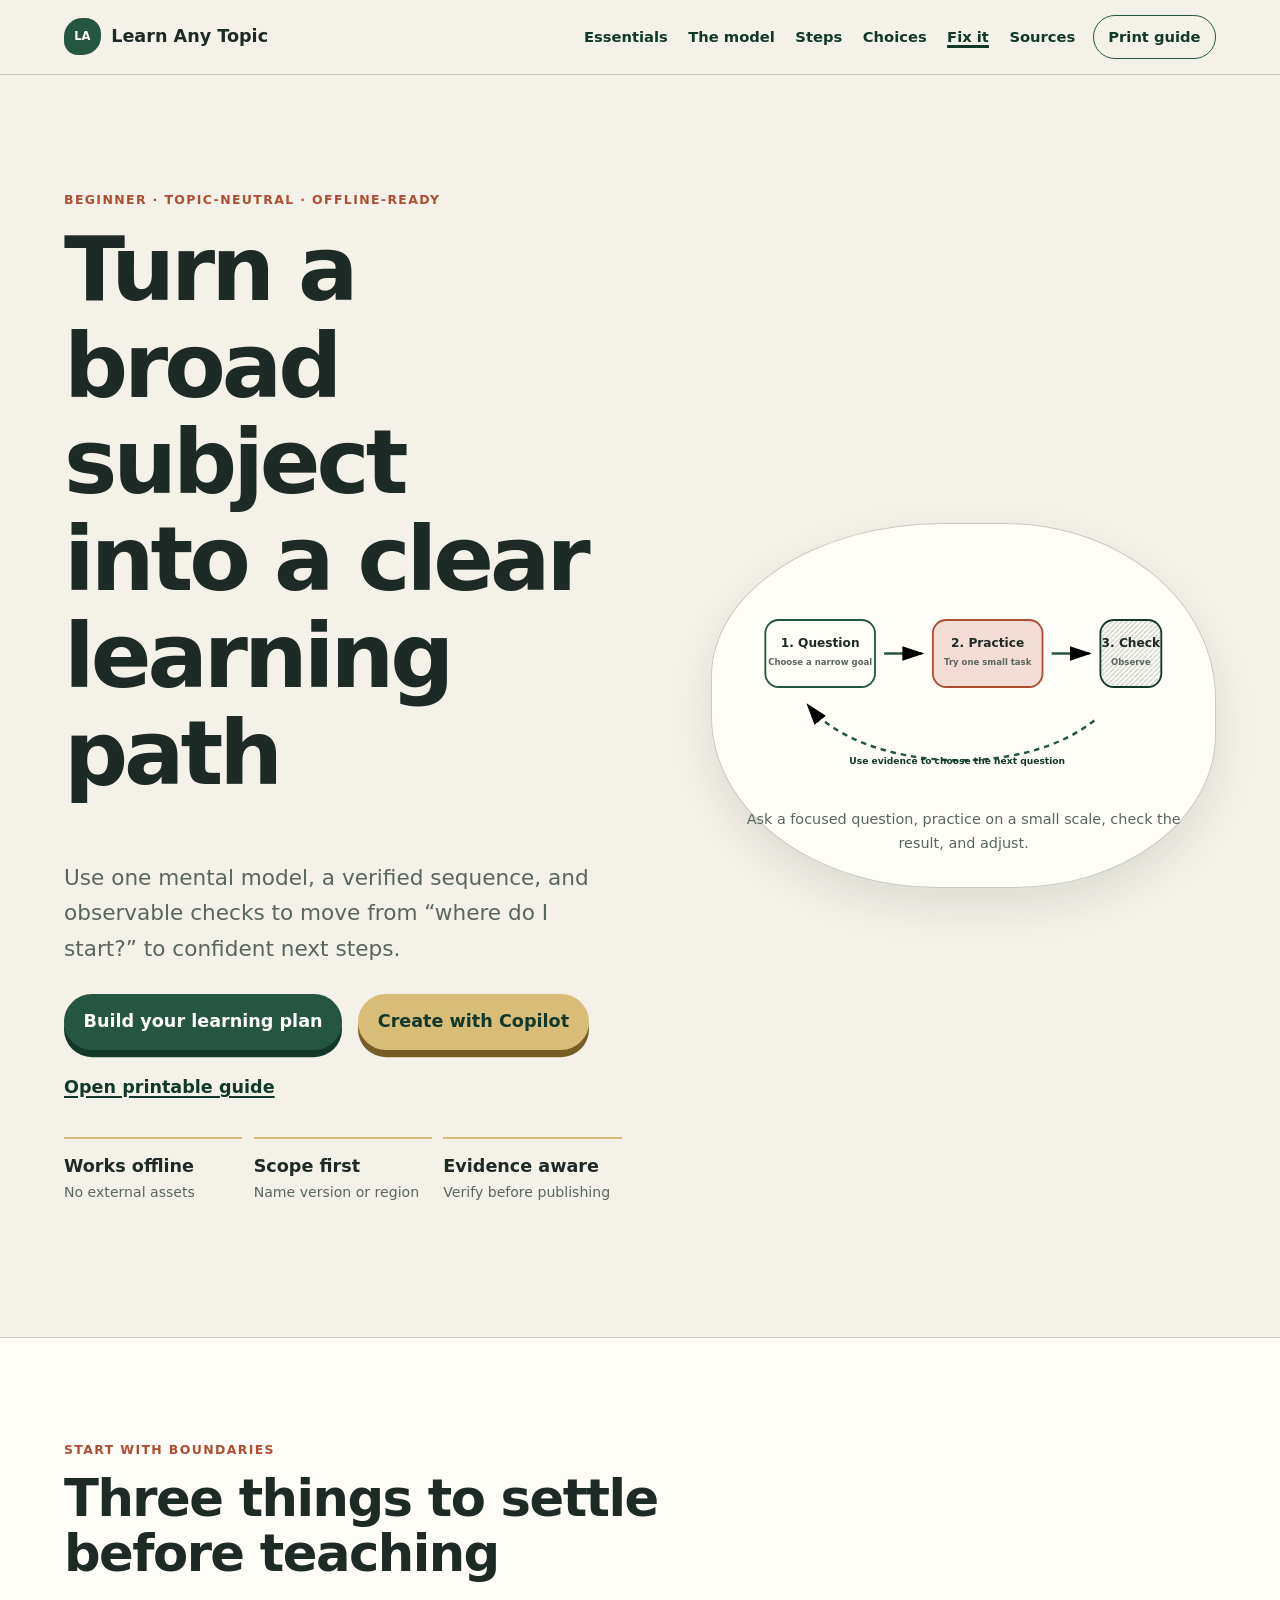
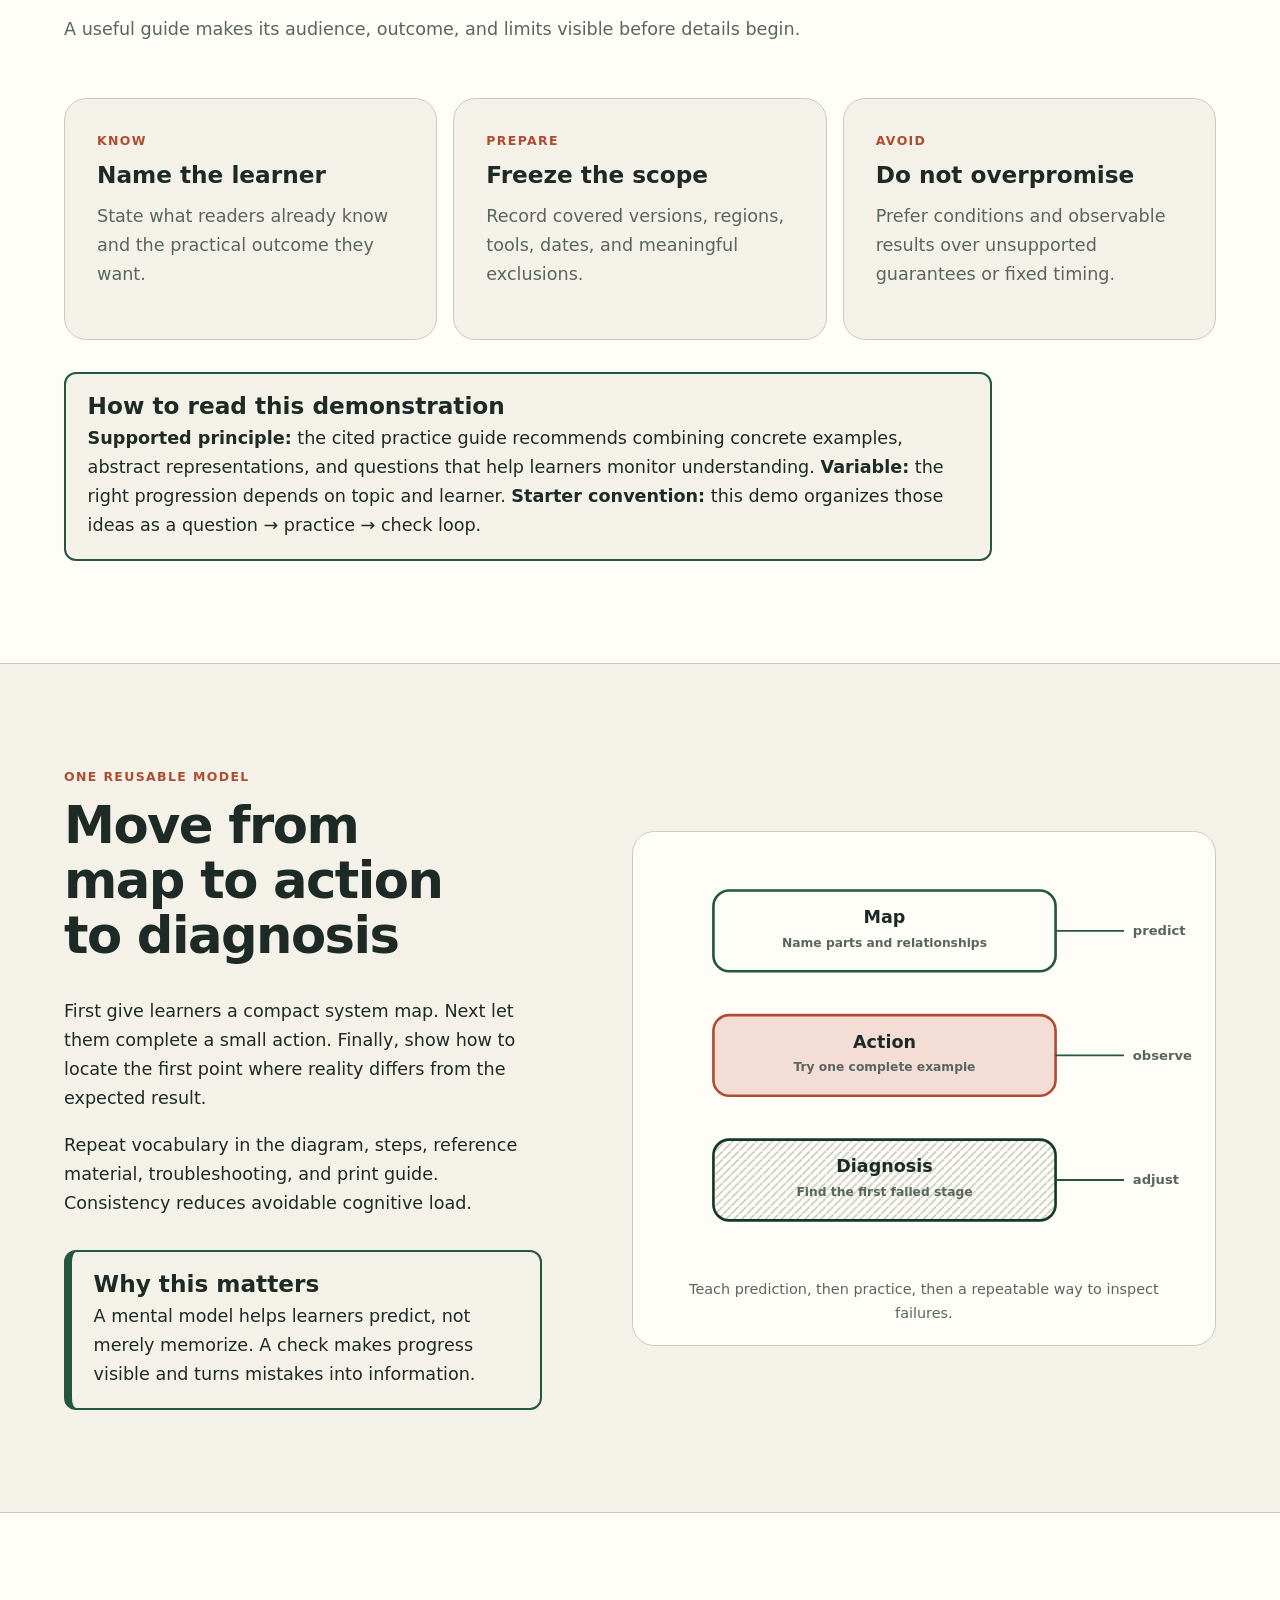
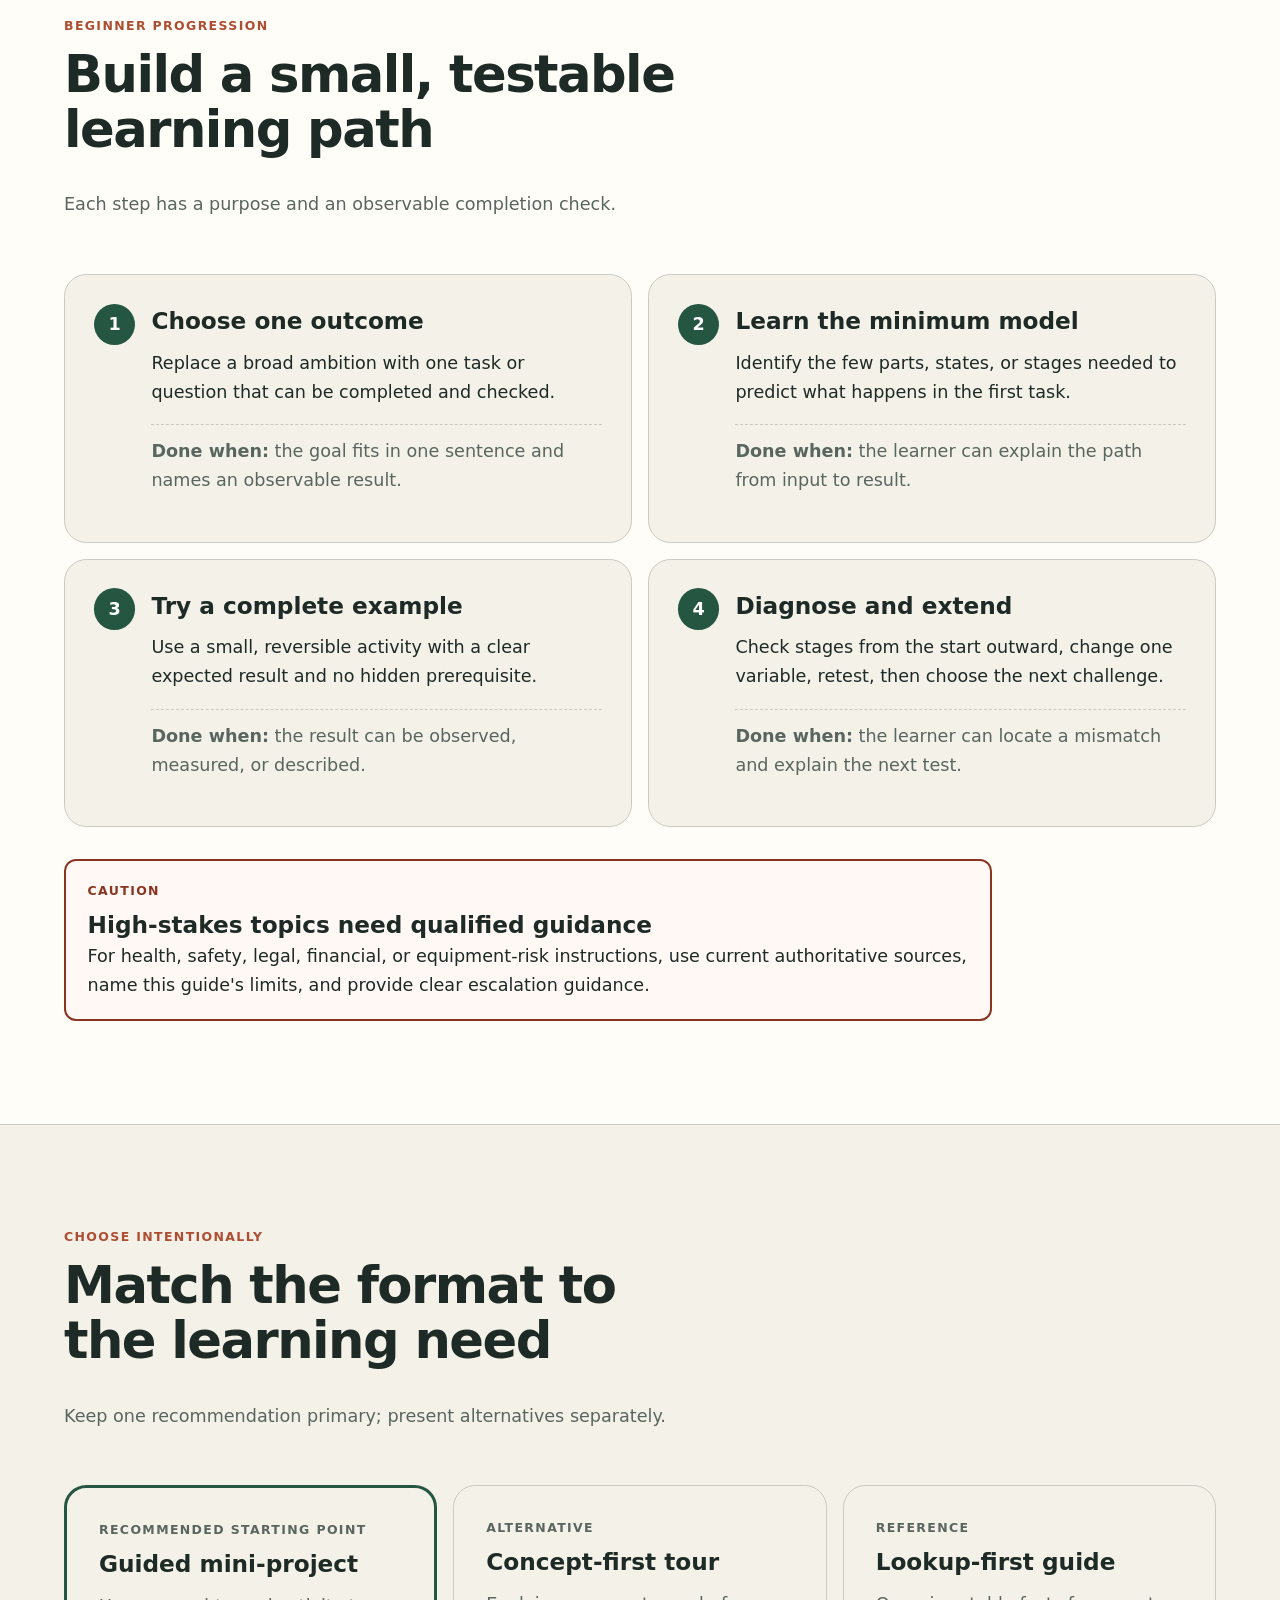
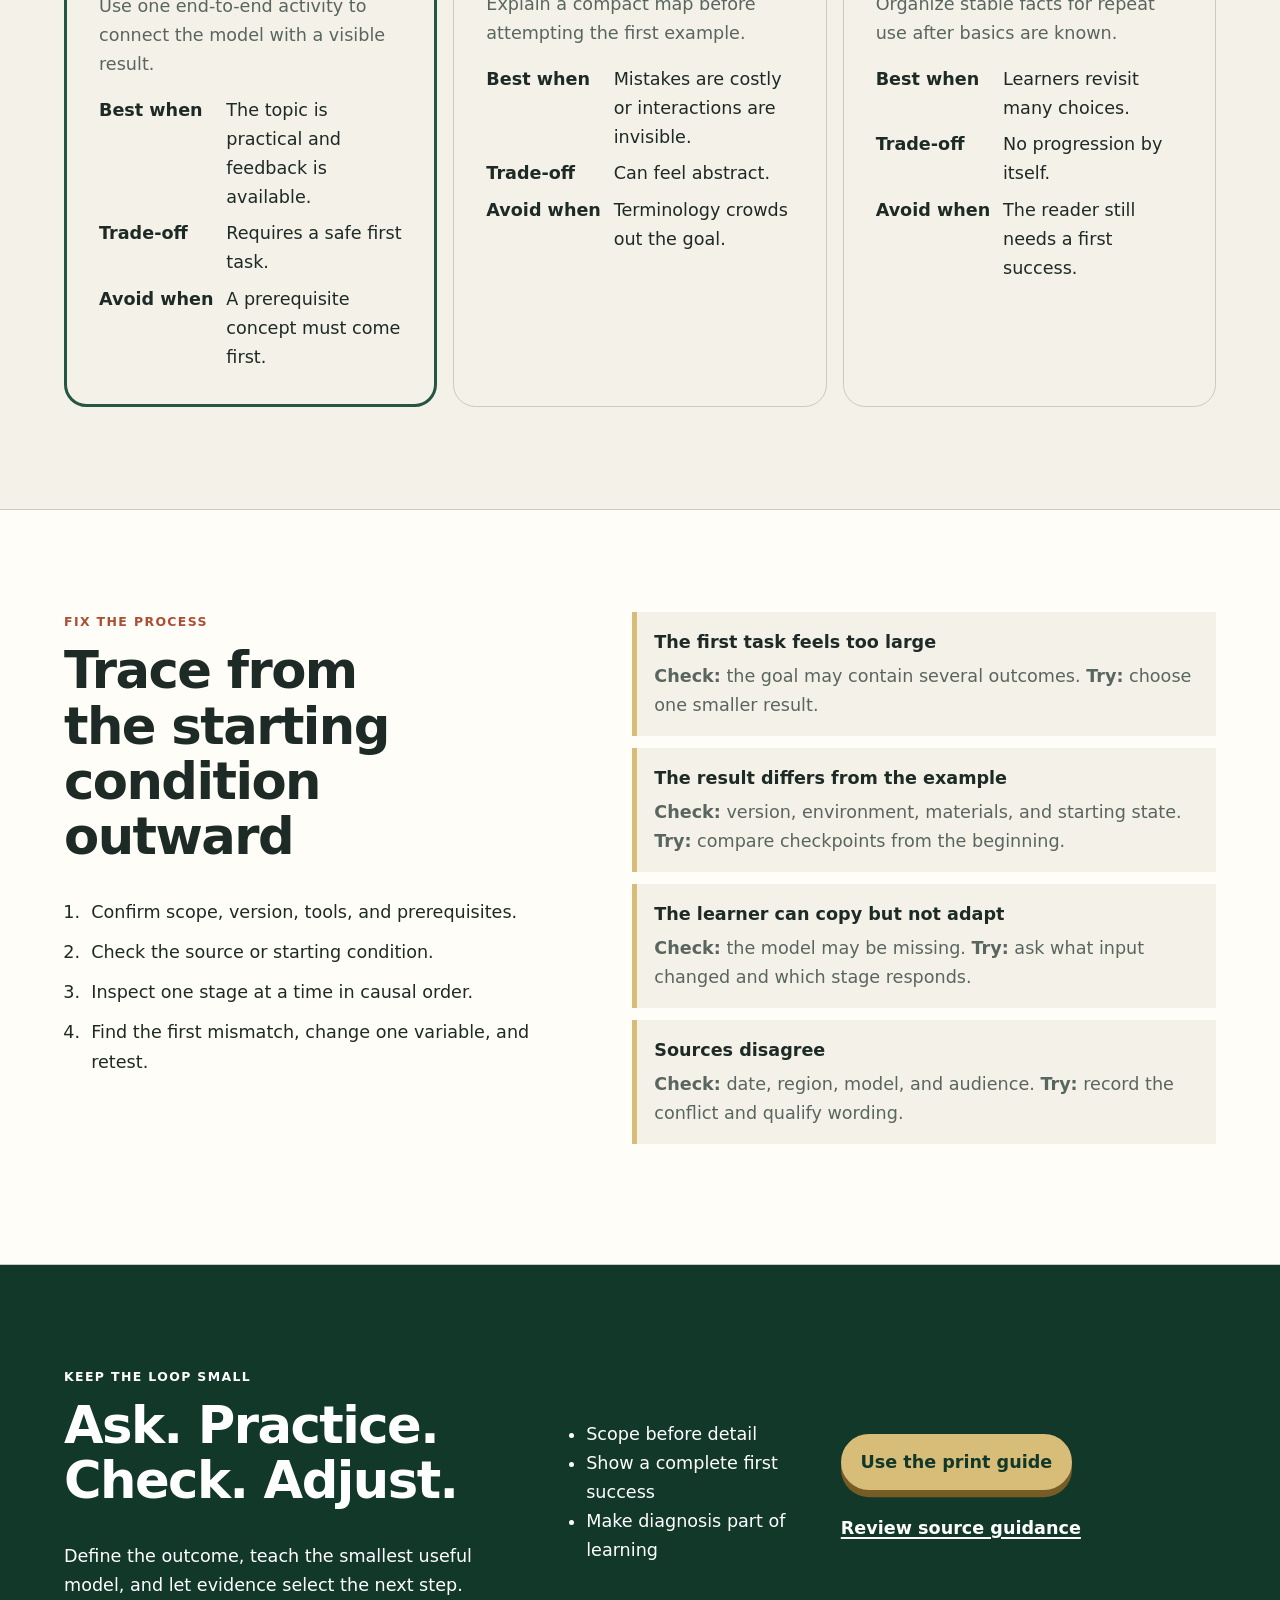
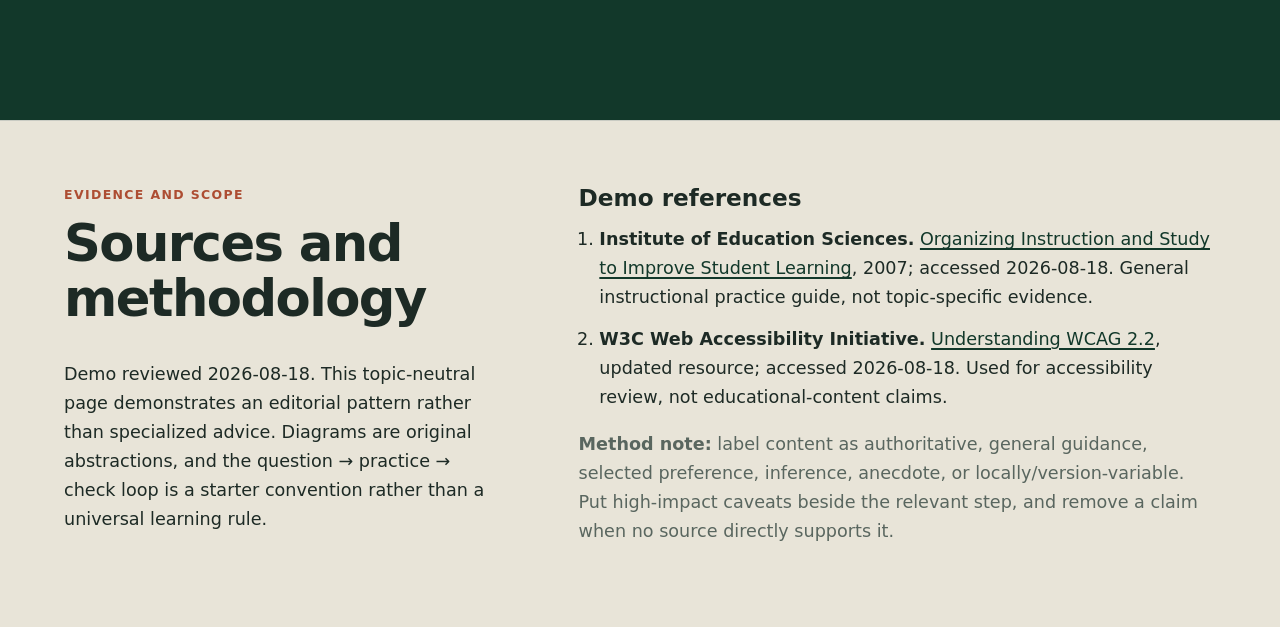
<file: index.html>
<!doctype html>
<html lang="en">
<head>
  <meta charset="utf-8">
  <meta name="viewport" content="width=device-width, initial-scale=1">
  <meta name="description" content="A reusable demonstration of how to learn and teach a well-scoped topic.">
  <!-- CUSTOMIZE: Identity — replace title, description, and brand. Tokens: [[TOPIC_NAME]], [[SHORT_BENEFIT]]. -->
  <title>Learn Any Topic — a reusable beginner guide</title>
  <link rel="stylesheet" href="styles.css">
  <script src="script.js" defer></script>
</head>
<body>
  <a class="skip-link" href="#main">Skip to main content</a>
  <header class="site-header"><div class="wrap header-inner">
    <!-- CUSTOMIZE: Identity — replace brand and initials. Token: [[TOPIC_LABEL]]. -->
    <a class="brand" href="#overview" aria-label="Learn Any Topic, back to overview"><span class="brand-mark" aria-hidden="true">LA</span><span>Learn Any Topic</span></a>
    <nav class="wide-nav" aria-label="Primary navigation"><a href="#essentials">Essentials</a><a href="#model">The model</a><a href="#steps">Steps</a><a href="#choices">Choices</a><a href="#troubleshooting">Fix it</a><a href="#sources">Sources</a></nav>
    <a class="header-print" href="print-guide.html">Print guide</a>
    <details class="jump-menu"><summary>Menu</summary><nav aria-label="Section menu"><a href="#essentials">Essentials</a><a href="#model">The model</a><a href="#steps">Steps</a><a href="#choices">Choices</a><a href="#troubleshooting">Fix it</a><a href="#sources">Sources</a><a href="print-guide.html">Print guide</a></nav></details>
  </div></header>

  <main id="main">
    <section id="overview" class="hero" aria-labelledby="overview-heading"><div class="wrap hero-grid">
      <div class="hero-copy">
        <!-- CUSTOMIZE: Scope — audience, format, edition/version/region, review date. Tokens: [[AUDIENCE]], [[SCOPE]]. -->
        <p class="eyebrow">Beginner · topic-neutral · offline-ready</p>
        <!-- CUSTOMIZE: Promise — lead with the outcome. Tokens: [[TOPIC_NAME]], [[ONE_SENTENCE_PROMISE]]. -->
        <h1 id="overview-heading">Turn a broad subject into a clear learning path</h1>
        <p class="deck">Use one mental model, a verified sequence, and observable checks to move from “where do I start?” to confident next steps.</p>
        <div class="button-row"><a class="button" href="#steps">Build your learning plan</a><button class="button button-secondary" type="button" data-copilot-trigger hidden>Create with Copilot</button><a class="text-link" href="print-guide.html">Open printable guide</a></div>
        <ul class="quick-facts" aria-label="Guide qualities"><li><strong>Works offline</strong><span>No external assets</span></li><li><strong>Scope first</strong><span>Name version or region</span></li><li><strong>Evidence aware</strong><span>Verify before publishing</span></li></ul>
      </div>
      <!-- CUSTOMIZE: Diagram — update title, description, labels, geometry, caption. Tokens: [[INPUT]], [[ACTION]], [[RESULT]]. -->
      <figure class="diagram hero-diagram"><svg viewBox="0 0 720 390" role="img" aria-labelledby="hero-diagram-title hero-diagram-desc"><title id="hero-diagram-title">A three-stage learning loop</title><desc id="hero-diagram-desc">A question leads to a small practice activity, which produces evidence. Evidence loops back to refine the next question.</desc><defs><marker id="hero-arrow" markerWidth="10" markerHeight="10" refX="8" refY="3" orient="auto"><path d="M0 0L9 3 0 6Z"/></marker><pattern id="hero-hatch" width="8" height="8" patternUnits="userSpaceOnUse"><path d="M0 8L8 0"/></pattern></defs><path class="diagram-orbit" d="M575 270C450 370 190 350 105 245" marker-end="url(#hero-arrow)"/><g class="diagram-node"><rect x="35" y="105" width="180" height="110" rx="22"/><text x="125" y="150">1. Question</text><text class="diagram-small" x="125" y="179">Choose a narrow goal</text></g><path class="diagram-arrow" d="M230 160h62" marker-end="url(#hero-arrow)"/><g class="diagram-node diagram-node--accent"><rect x="310" y="105" width="180" height="110" rx="22"/><text x="400" y="150">2. Practice</text><text class="diagram-small" x="400" y="179">Try one small task</text></g><path class="diagram-arrow" d="M505 160h62" marker-end="url(#hero-arrow)"/><g class="diagram-node diagram-node--hatched"><rect x="585" y="105" width="100" height="110" rx="22"/><text x="635" y="150">3. Check</text><text class="diagram-small" x="635" y="179">Observe</text></g><text class="diagram-loop-label" x="350" y="342">Use evidence to choose the next question</text></svg><figcaption>Ask a focused question, practice on a small scale, check the result, and adjust.</figcaption></figure>
    </div></section>

    <section id="essentials" class="section surface" aria-labelledby="essentials-heading"><div class="wrap"><div class="section-heading"><p class="eyebrow">Start with boundaries</p><h2 id="essentials-heading">Three things to settle before teaching</h2><p>A useful guide makes its audience, outcome, and limits visible before details begin.</p></div>
      <div class="card-grid"><!-- CUSTOMIZE: Foundations — replace with topic-specific essentials. --><article class="card"><p class="card-kicker">Know</p><h3>Name the learner</h3><p>State what readers already know and the practical outcome they want.</p></article><article class="card"><p class="card-kicker">Prepare</p><h3>Freeze the scope</h3><p>Record covered versions, regions, tools, dates, and meaningful exclusions.</p></article><article class="card"><p class="card-kicker">Avoid</p><h3>Do not overpromise</h3><p>Prefer conditions and observable results over unsupported guarantees or fixed timing.</p></article></div>
      <aside class="source-status" aria-labelledby="status-title"><h3 id="status-title">How to read this demonstration</h3><p><strong>Supported principle:</strong> the cited practice guide recommends combining concrete examples, abstract representations, and questions that help learners monitor understanding. <strong>Variable:</strong> the right progression depends on topic and learner. <strong>Starter convention:</strong> this demo organizes those ideas as a question → practice → check loop.</p></aside>
    </div></section>

    <section id="model" class="section" aria-labelledby="model-heading"><div class="wrap split-layout"><div><p class="eyebrow">One reusable model</p><h2 id="model-heading">Move from map to action to diagnosis</h2><p>First give learners a compact system map. Next let them complete a small action. Finally, show how to locate the first point where reality differs from the expected result.</p><p>Repeat vocabulary in the diagram, steps, reference material, troubleshooting, and print guide. Consistency reduces avoidable cognitive load.</p><aside class="note"><h3>Why this matters</h3><p>A mental model helps learners predict, not merely memorize. A check makes progress visible and turns mistakes into information.</p></aside></div>
      <!-- CUSTOMIZE: Process diagram — express the topic's real causal order. -->
      <figure class="diagram compact-diagram"><svg viewBox="0 0 620 470" role="img" aria-labelledby="process-title process-desc"><title id="process-title">Learning progression from model to diagnosis</title><desc id="process-desc">Three layers read top to bottom: understand the system map, complete a small action, and diagnose from the start outward.</desc><defs><pattern id="process-hatch" width="9" height="9" patternUnits="userSpaceOnUse"><path d="M0 9L9 0"/></pattern></defs><g class="diagram-layer"><rect x="70" y="45" width="390" height="92" rx="18"/><text x="265" y="82">Map</text><text class="diagram-small" x="265" y="109">Name parts and relationships</text><path d="M460 91h78"/><text class="layer-label" x="548" y="96">predict</text></g><g class="diagram-layer diagram-layer--accent"><rect x="70" y="187" width="390" height="92" rx="18"/><text x="265" y="224">Action</text><text class="diagram-small" x="265" y="251">Try one complete example</text><path d="M460 233h78"/><text class="layer-label" x="548" y="238">observe</text></g><g class="diagram-layer diagram-layer--hatched"><rect x="70" y="329" width="390" height="92" rx="18"/><text x="265" y="366">Diagnosis</text><text class="diagram-small" x="265" y="393">Find the first failed stage</text><path d="M460 375h78"/><text class="layer-label" x="548" y="380">adjust</text></g></svg><figcaption>Teach prediction, then practice, then a repeatable way to inspect failures.</figcaption></figure>
    </div></section>

    <section id="steps" class="section surface" aria-labelledby="steps-heading"><div class="wrap"><div class="section-heading"><p class="eyebrow">Beginner progression</p><h2 id="steps-heading">Build a small, testable learning path</h2><p>Each step has a purpose and an observable completion check.</p></div>
      <!-- CUSTOMIZE: Steps — use 3–6 verified actions. Tokens: [[STEP_TITLE]], [[STEP_EXPLANATION]], [[OBSERVABLE_CHECK]]. -->
      <ol class="step-grid"><li class="step-card"><span class="step-number" aria-hidden="true">1</span><div><h3>Choose one outcome</h3><p>Replace a broad ambition with one task or question that can be completed and checked.</p><p class="check"><strong>Done when:</strong> the goal fits in one sentence and names an observable result.</p></div></li><li class="step-card"><span class="step-number" aria-hidden="true">2</span><div><h3>Learn the minimum model</h3><p>Identify the few parts, states, or stages needed to predict what happens in the first task.</p><p class="check"><strong>Done when:</strong> the learner can explain the path from input to result.</p></div></li><li class="step-card"><span class="step-number" aria-hidden="true">3</span><div><h3>Try a complete example</h3><p>Use a small, reversible activity with a clear expected result and no hidden prerequisite.</p><p class="check"><strong>Done when:</strong> the result can be observed, measured, or described.</p></div></li><li class="step-card"><span class="step-number" aria-hidden="true">4</span><div><h3>Diagnose and extend</h3><p>Check stages from the start outward, change one variable, retest, then choose the next challenge.</p><p class="check"><strong>Done when:</strong> the learner can locate a mismatch and explain the next test.</p></div></li></ol>
      <aside class="warning" aria-labelledby="caution-title"><p class="warning-label">Caution</p><h3 id="caution-title">High-stakes topics need qualified guidance</h3><p>For health, safety, legal, financial, or equipment-risk instructions, use current authoritative sources, name this guide's limits, and provide clear escalation guidance.</p></aside>
    </div></section>

    <!-- OPTIONAL: Remove this section and matching navigation links if alternatives do not help. -->
    <section id="choices" class="section" aria-labelledby="choices-heading"><div class="wrap"><div class="section-heading"><p class="eyebrow">Choose intentionally</p><h2 id="choices-heading">Match the format to the learning need</h2><p>Keep one recommendation primary; present alternatives separately.</p></div><div class="choice-grid">
      <article class="choice-card recommended"><p class="recommendation">Recommended starting point</p><h3>Guided mini-project</h3><p>Use one end-to-end activity to connect the model with a visible result.</p><dl><dt>Best when</dt><dd>The topic is practical and feedback is available.</dd><dt>Trade-off</dt><dd>Requires a safe first task.</dd><dt>Avoid when</dt><dd>A prerequisite concept must come first.</dd></dl></article>
      <article class="choice-card"><p class="card-kicker">Alternative</p><h3>Concept-first tour</h3><p>Explain a compact map before attempting the first example.</p><dl><dt>Best when</dt><dd>Mistakes are costly or interactions are invisible.</dd><dt>Trade-off</dt><dd>Can feel abstract.</dd><dt>Avoid when</dt><dd>Terminology crowds out the goal.</dd></dl></article>
      <article class="choice-card"><p class="card-kicker">Reference</p><h3>Lookup-first guide</h3><p>Organize stable facts for repeat use after basics are known.</p><dl><dt>Best when</dt><dd>Learners revisit many choices.</dd><dt>Trade-off</dt><dd>No progression by itself.</dd><dt>Avoid when</dt><dd>The reader still needs a first success.</dd></dl></article>
    </div></div></section>

    <section id="troubleshooting" class="section surface" aria-labelledby="troubleshooting-heading"><div class="wrap split-layout troubleshooting-layout"><div><p class="eyebrow">Fix the process</p><h2 id="troubleshooting-heading">Trace from the starting condition outward</h2><ol class="diagnostic-order"><li>Confirm scope, version, tools, and prerequisites.</li><li>Check the source or starting condition.</li><li>Inspect one stage at a time in causal order.</li><li>Find the first mismatch, change one variable, and retest.</li></ol></div><div>
      <!-- CUSTOMIZE: Troubleshooting — derive fixes from the topic's causal model. -->
      <dl class="troubleshooting-list"><div><dt>The first task feels too large</dt><dd><strong>Check:</strong> the goal may contain several outcomes. <strong>Try:</strong> choose one smaller result.</dd></div><div><dt>The result differs from the example</dt><dd><strong>Check:</strong> version, environment, materials, and starting state. <strong>Try:</strong> compare checkpoints from the beginning.</dd></div><div><dt>The learner can copy but not adapt</dt><dd><strong>Check:</strong> the model may be missing. <strong>Try:</strong> ask what input changed and which stage responds.</dd></div><div><dt>Sources disagree</dt><dd><strong>Check:</strong> date, region, model, and audience. <strong>Try:</strong> record the conflict and qualify wording.</dd></div></dl>
    </div></div></section>

    <section id="next-steps" class="section closing" aria-labelledby="next-heading"><div class="wrap closing-grid"><div><p class="eyebrow">Keep the loop small</p><h2 id="next-heading">Ask. Practice. Check. Adjust.</h2><p>Define the outcome, teach the smallest useful model, and let evidence select the next step.</p></div><ul><li>Scope before detail</li><li>Show a complete first success</li><li>Make diagnosis part of learning</li></ul><div class="button-row"><a class="button" href="print-guide.html">Use the print guide</a><a class="text-link" href="#sources">Review source guidance</a></div></div></section>
  </main>

  <footer id="sources" class="site-footer" aria-labelledby="sources-heading"><div class="wrap footer-grid"><div><p class="eyebrow">Evidence and scope</p><h2 id="sources-heading">Sources and methodology</h2><p>Demo reviewed 2026-08-18. This topic-neutral page demonstrates an editorial pattern rather than specialized advice. Diagrams are original abstractions, and the question → practice → check loop is a starter convention rather than a universal learning rule.</p></div><div><h3>Demo references</h3><!-- CUSTOMIZE: Replace these with sources that directly support the topic's claims. Include organization/author, title, date, URL, accessed date, and exact scope. Tokens: [[SOURCE_1]], [[SOURCE_1_URL]]. --><ol class="source-list"><li><strong>Institute of Education Sciences.</strong> <a href="https://ies.ed.gov/ncee/wwc/PracticeGuide/1">Organizing Instruction and Study to Improve Student Learning</a>, 2007; accessed 2026-08-18. General instructional practice guide, not topic-specific evidence.</li><li><strong>W3C Web Accessibility Initiative.</strong> <a href="https://www.w3.org/WAI/WCAG22/Understanding/">Understanding WCAG 2.2</a>, updated resource; accessed 2026-08-18. Used for accessibility review, not educational-content claims.</li></ol><p class="method-note"><strong>Method note:</strong> label content as authoritative, general guidance, selected preference, inference, anecdote, or locally/version-variable. Put high-impact caveats beside the relevant step, and remove a claim when no source directly supports it.</p></div></div></footer>

  <dialog class="copilot-dialog" data-copilot-dialog aria-labelledby="copilot-dialog-title">
    <div class="dialog-heading">
      <div><p class="eyebrow">Copied for you</p><h2 id="copilot-dialog-title">Create a topic guide with Copilot</h2></div>
      <form method="dialog"><button class="dialog-close" type="submit" aria-label="Close prompt">×</button></form>
    </div>
    <p>Replace <strong>[YOUR TOPIC]</strong>, then paste this prompt into GitHub Copilot. The prompt is copied automatically when this window opens.</p>
    <textarea class="copilot-prompt" data-copilot-prompt readonly rows="15">Create a new educational website about [YOUR TOPIC] using the topic-site-starter project as the framework. Read and follow SKILL.md as the execution contract.

First, research the topic using reputable, current, specialized sources. Clearly distinguish authoritative guidance, general advice, version- or region-specific behavior, inference, and anecdote. Save concise cited notes in research-notes.md.

Then build a polished, beginner-friendly static website that opens directly from index.html with no build tools. Include:
- a clear scope and audience;
- one useful mental model with original HTML/CSS/SVG visuals;
- essentials, a step-by-step learning path, practical examples, alternatives, troubleshooting, and next steps;
- accessible semantic HTML, keyboard support, responsive layouts, and offline-friendly assets;
- source attribution and visible caveats beside affected guidance;
- a separate print-guide.html and print-guide.css that produce a simplified 1-3 page Letter/A4 guide with no clipped cards, split diagrams, blank overflow pages, or unnecessary decoration.

Reuse the starter's file structure and visual conventions, but replace all demonstration content with accurate topic-specific material. Update README.md with the finished project's purpose and usage. Validate JavaScript, local links, anchors, IDs, accessibility basics, responsive behavior, and print CSS before finishing.</textarea>
    <div class="dialog-actions">
      <button class="button" type="button" data-copy-prompt>Copy prompt again</button>
      <span class="copy-status" data-copy-status role="status" aria-live="polite"></span>
    </div>
  </dialog>
</body>
</html>
</file>
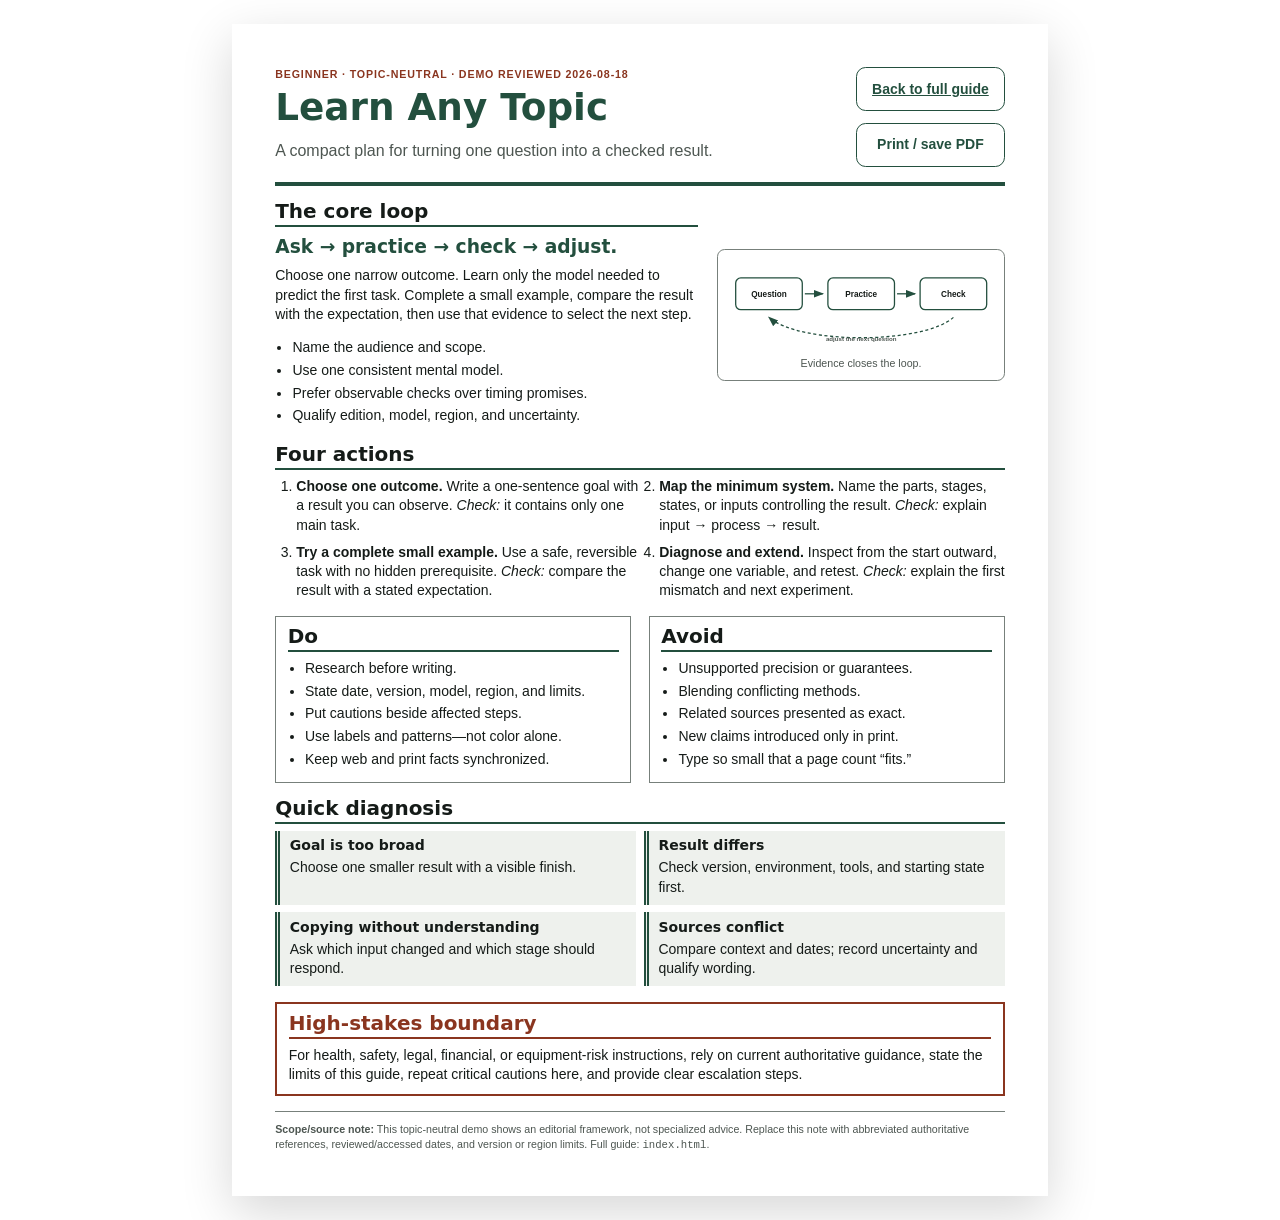
<file: print-guide.html>
<!doctype html>
<html lang="en">
<head>
  <meta charset="utf-8">
  <meta name="viewport" content="width=device-width, initial-scale=1">
  <meta name="description" content="A compact printable demonstration for planning how to learn any topic.">
  <!-- CUSTOMIZE: Keep this condensed guide synchronized with verified website claims. -->
  <title>Learn Any Topic — printable field guide</title>
  <link rel="stylesheet" href="print-guide.css">
  <script src="script.js" defer></script>
</head>
<body class="print-guide">
  <a class="skip-link" href="#print-main">Skip to guide</a>
  <header class="page-header">
    <div><p class="kicker">Beginner · topic-neutral · demo reviewed 2026-08-18</p><h1>Learn Any Topic</h1><p class="subtitle">A compact plan for turning one question into a checked result.</p></div>
    <div class="screen-only actions"><a href="index.html">Back to full guide</a><button type="button" data-print hidden>Print / save PDF</button></div>
  </header>
  <main id="print-main">
    <section class="print-overview keep-together" aria-labelledby="overview-title">
      <div><h2 id="overview-title">The core loop</h2><p class="principle">Ask → practice → check → adjust.</p><p>Choose one narrow outcome. Learn only the model needed to predict the first task. Complete a small example, compare the result with the expectation, then use that evidence to select the next step.</p><ul class="facts"><li>Name the audience and scope.</li><li>Use one consistent mental model.</li><li>Prefer observable checks over timing promises.</li><li>Qualify edition, model, region, and uncertainty.</li></ul></div>
      <!-- CUSTOMIZE: Compact diagram — keep labels short enough for print. -->
      <figure class="mini-diagram"><svg viewBox="0 0 520 180" role="img" aria-labelledby="print-diagram-title print-diagram-desc"><title id="print-diagram-title">Question, practice, and check loop</title><desc id="print-diagram-desc">Question leads to Practice, then Check, with an arrow returning to Question.</desc><defs><marker id="print-arrow" markerWidth="9" markerHeight="9" refX="7" refY="3" orient="auto"><path d="M0 0L8 3 0 6Z"/></marker></defs><g><rect x="15" y="35" width="130" height="62" rx="10"/><text x="80" y="72">Question</text></g><path d="M150 66h35" marker-end="url(#print-arrow)"/><g><rect x="195" y="35" width="130" height="62" rx="10"/><text x="260" y="72">Practice</text></g><path d="M330 66h35" marker-end="url(#print-arrow)"/><g><rect x="375" y="35" width="130" height="62" rx="10"/><text x="440" y="72">Check</text></g><path class="return" d="M440 112C380 165 140 165 80 112" marker-end="url(#print-arrow)"/><text class="small" x="260" y="158">adjust the next question</text></svg><figcaption>Evidence closes the loop.</figcaption></figure>
    </section>

    <section class="print-steps" aria-labelledby="steps-title"><h2 id="steps-title">Four actions</h2><!-- CUSTOMIZE: Replace with 3–6 topic actions and success checks. --><ol class="step-list"><li><strong>Choose one outcome.</strong> Write a one-sentence goal with a result you can observe. <em>Check:</em> it contains only one main task.</li><li><strong>Map the minimum system.</strong> Name the parts, stages, states, or inputs controlling the result. <em>Check:</em> explain input → process → result.</li><li><strong>Try a complete small example.</strong> Use a safe, reversible task with no hidden prerequisite. <em>Check:</em> compare the result with a stated expectation.</li><li><strong>Diagnose and extend.</strong> Inspect from the start outward, change one variable, and retest. <em>Check:</em> explain the first mismatch and next experiment.</li></ol></section>

    <section class="print-checks two-column" aria-labelledby="checks-title"><div><h2 id="checks-title">Do</h2><ul class="check-list"><li>Research before writing.</li><li>State date, version, model, region, and limits.</li><li>Put cautions beside affected steps.</li><li>Use labels and patterns—not color alone.</li><li>Keep web and print facts synchronized.</li></ul></div><div><h2>Avoid</h2><ul class="check-list avoid"><li>Unsupported precision or guarantees.</li><li>Blending conflicting methods.</li><li>Related sources presented as exact.</li><li>New claims introduced only in print.</li><li>Type so small that a page count “fits.”</li></ul></div></section>

    <section class="print-troubleshooting" aria-labelledby="fix-title"><h2 id="fix-title">Quick diagnosis</h2><div class="fix-grid"><div><h3>Goal is too broad</h3><p>Choose one smaller result with a visible finish.</p></div><div><h3>Result differs</h3><p>Check version, environment, tools, and starting state first.</p></div><div><h3>Copying without understanding</h3><p>Ask which input changed and which stage should respond.</p></div><div><h3>Sources conflict</h3><p>Compare context and dates; record uncertainty and qualify wording.</p></div></div></section>

    <aside class="print-warning keep-together" aria-labelledby="warning-title"><h2 id="warning-title">High-stakes boundary</h2><p>For health, safety, legal, financial, or equipment-risk instructions, rely on current authoritative guidance, state the limits of this guide, repeat critical cautions here, and provide clear escalation steps.</p></aside>
  </main>
  <footer><p><strong>Scope/source note:</strong> This topic-neutral demo shows an editorial framework, not specialized advice. Replace this note with abbreviated authoritative references, reviewed/accessed dates, and version or region limits. Full guide: <span class="path">index.html</span>.</p></footer>
</body>
</html>
</file>
<file: styles.css>
:root {
  /* CUSTOMIZE: Palette; verify normal text >= 4.5:1 and UI/large text >= 3:1. */
  --color-paper: #f4f1e8; --color-surface: #fffdf8; --color-ink: #1d2a25;
  --color-muted: #59665f; --color-primary: #245642; --color-primary-dark: #12382a;
  --color-accent: #ad4d32; --color-accent-soft: #f3ddd4; --color-support: #d8bd78;
  --color-line: #c9cbc3; --color-warning: #8a351f; --color-focus: #6541a5;
  --font-display: ui-rounded, "Arial Rounded MT Bold", "Trebuchet MS", system-ui, sans-serif;
  --font-body: Inter, ui-sans-serif, system-ui, -apple-system, "Segoe UI", sans-serif;
  --content-width: 72rem; --text-width: 68ch; --radius-sm: .75rem; --radius-lg: 1.4rem;
  --shadow-soft: 0 1.1rem 2.7rem rgb(20 40 30 / .10); --space-section: clamp(4rem, 8vw, 7rem);
}
*, *::before, *::after { box-sizing: border-box; }
html { scroll-behavior: smooth; scroll-padding-top: 6rem; }
body { margin: 0; color: var(--color-ink); background: var(--color-paper); font-family: var(--font-body); font-size: clamp(1rem, .96rem + .18vw, 1.1rem); line-height: 1.65; }
h1, h2, h3 { margin: 0 0 .65em; font-family: var(--font-display); line-height: 1.08; text-wrap: balance; }
h1 { font-size: clamp(2.65rem, 7vw, 5.8rem); letter-spacing: -.045em; }
h2 { font-size: clamp(2rem, 4vw, 3.4rem); letter-spacing: -.03em; }
h3 { font-size: clamp(1.15rem, 2vw, 1.45rem); }
p, ul, ol, dl, figure { margin-top: 0; }
a { color: var(--color-primary-dark); text-decoration-thickness: .09em; text-underline-offset: .18em; }
a:hover { color: var(--color-accent); }
img, svg { display: block; max-width: 100%; height: auto; }
:focus-visible { outline: .2rem solid var(--color-focus); outline-offset: .2rem; border-radius: .2rem; }
.wrap { width: min(var(--content-width), calc(100% - 2rem)); margin-inline: auto; }
.skip-link { position: fixed; z-index: 100; top: .5rem; left: .5rem; transform: translateY(-180%); padding: .7rem 1rem; color: #fff; background: var(--color-primary-dark); }
.skip-link:focus { transform: translateY(0); }
.eyebrow, .card-kicker, .recommendation, .warning-label { margin-bottom: .65rem; color: var(--color-accent); font-size: .78rem; font-weight: 800; letter-spacing: .11em; text-transform: uppercase; }
.section { padding-block: var(--space-section); }
.surface { background: var(--color-surface); border-block: 1px solid var(--color-line); }
.section-heading { max-width: 48rem; margin-bottom: clamp(2rem, 5vw, 3.4rem); }
.section-heading > p:last-child { max-width: var(--text-width); color: var(--color-muted); }
.site-header { position: sticky; z-index: 20; top: 0; border-bottom: 1px solid var(--color-line); background: rgb(244 241 232 / .95); backdrop-filter: blur(12px); }
.header-inner { min-height: 4.6rem; display: flex; align-items: center; gap: 1.1rem; }
.brand { display: inline-flex; align-items: center; gap: .65rem; color: var(--color-ink); font-family: var(--font-display); font-weight: 800; text-decoration: none; white-space: nowrap; }
.brand-mark { display: grid; width: 2.3rem; height: 2.3rem; place-items: center; border: 2px solid var(--color-primary); border-radius: 50% 42% 50% 38%; color: #fff; background: var(--color-primary); font-size: .72rem; }
.wide-nav { display: flex; margin-left: auto; align-items: center; gap: clamp(.7rem, 1.6vw, 1.4rem); }
.wide-nav a, .header-print { min-height: 44px; display: inline-flex; align-items: center; font-size: .92rem; font-weight: 750; text-decoration: none; }
.wide-nav a[aria-current] { text-decoration: underline; text-decoration-thickness: .18rem; }
.header-print { padding-inline: .9rem; border: 1px solid var(--color-primary); border-radius: 999px; }
.jump-menu { display: none; margin-left: auto; position: relative; }
.jump-menu summary { min-height: 44px; display: flex; align-items: center; padding: .4rem .8rem; border: 1px solid var(--color-primary); border-radius: 999px; cursor: pointer; font-weight: 800; }
.jump-menu nav { position: absolute; right: 0; width: min(17rem, calc(100vw - 2rem)); padding: .7rem; border: 1px solid var(--color-line); border-radius: var(--radius-sm); background: var(--color-surface); box-shadow: var(--shadow-soft); }
.jump-menu nav a { min-height: 44px; display: flex; align-items: center; padding-inline: .55rem; }
.hero { padding-block: clamp(4rem, 9vw, 8rem); overflow: hidden; }
.hero-grid { display: grid; grid-template-columns: minmax(0, 1.05fr) minmax(25rem, .95fr); align-items: center; gap: clamp(2.5rem, 7vw, 6rem); }
.deck { max-width: 42rem; color: var(--color-muted); font-size: clamp(1.14rem, 2vw, 1.35rem); }
.button-row { display: flex; flex-wrap: wrap; align-items: center; gap: 1rem; margin-block: 1.7rem; }
.button { min-height: 44px; display: inline-flex; align-items: center; justify-content: center; padding: .72rem 1.1rem; border: 2px solid var(--color-primary); border-radius: 999px; color: #fff; background: var(--color-primary); font: inherit; font-weight: 800; text-decoration: none; cursor: pointer; box-shadow: 0 .45rem 0 var(--color-primary-dark); }
.button:hover { color: #fff; background: var(--color-primary-dark); transform: translateY(2px); box-shadow: 0 .25rem 0 #071d15; }
.button-secondary { color: var(--color-primary-dark); background: var(--color-support); border-color: var(--color-support); box-shadow: 0 .45rem 0 #765d25; }
.button-secondary:hover { color: #fff; background: var(--color-accent); border-color: var(--color-accent); }
.text-link { min-height: 44px; display: inline-flex; align-items: center; font-weight: 800; }
.quick-facts { display: grid; grid-template-columns: repeat(3, minmax(0, 1fr)); gap: .7rem; padding: 0; list-style: none; }
.quick-facts li { padding-top: .8rem; border-top: 2px solid var(--color-support); }
.quick-facts strong, .quick-facts span { display: block; }
.quick-facts span { color: var(--color-muted); font-size: .88rem; }
.diagram { margin: 0; }
.diagram svg { width: 100%; overflow: visible; }
.diagram figcaption { max-width: 56ch; margin: .9rem auto 0; color: var(--color-muted); font-size: .9rem; text-align: center; }
.hero-diagram { padding: clamp(1rem, 3vw, 2rem); border: 1px solid var(--color-line); border-radius: 46% 42% 40% 45% / 42% 48% 42% 47%; background: var(--color-surface); box-shadow: var(--shadow-soft); }
.diagram-node rect, .diagram-layer rect { fill: var(--color-surface); stroke: var(--color-primary); stroke-width: 3; }
.diagram-node--accent rect, .diagram-layer--accent rect { fill: var(--color-accent-soft); stroke: var(--color-accent); }
.diagram-node--hatched rect { fill: url(#hero-hatch); stroke: var(--color-primary-dark); }
.diagram-layer--hatched rect { fill: url(#process-hatch); stroke: var(--color-primary-dark); }
.diagram text { fill: var(--color-ink); font-family: var(--font-body); font-size: 20px; font-weight: 800; text-anchor: middle; }
.diagram .diagram-small { fill: var(--color-muted); font-size: 14px; font-weight: 650; }
.diagram-arrow, .diagram-orbit { fill: none; stroke: var(--color-primary); stroke-width: 4; }
.diagram-orbit { stroke-dasharray: 9 8; }
.diagram defs pattern path { stroke: var(--color-line); stroke-width: 2; }
.diagram .diagram-loop-label { fill: var(--color-primary-dark); font-size: 15px; }
.diagram-layer path { stroke: var(--color-primary); stroke-width: 2; }
.diagram .layer-label { fill: var(--color-muted); font-size: 15px; text-anchor: start; }
.card-grid, .choice-grid { display: grid; grid-template-columns: repeat(3, minmax(0, 1fr)); gap: 1rem; }
.card, .choice-card { padding: clamp(1.2rem, 3vw, 2rem); border: 1px solid var(--color-line); border-radius: var(--radius-lg); background: var(--color-paper); }
.card p:last-child, .choice-card > p { color: var(--color-muted); }
.source-status, .note, .warning { max-width: 58rem; margin-top: 2rem; padding: 1.2rem 1.35rem; border: 2px solid var(--color-primary); border-radius: var(--radius-sm); background: var(--color-paper); }
.source-status h3, .note h3, .warning h3 { margin-bottom: .35rem; }
.source-status p:last-child, .note p:last-child, .warning p:last-child { margin-bottom: 0; }
.note { border-left-width: .55rem; }
.warning { border-color: var(--color-warning); background: #fff8f5; }
.warning-label { color: var(--color-warning); }
.split-layout { display: grid; grid-template-columns: minmax(0, .9fr) minmax(22rem, 1.1fr); align-items: center; gap: clamp(2.4rem, 7vw, 6rem); }
.split-layout > div > p { max-width: var(--text-width); }
.compact-diagram { padding: 1.2rem; border: 1px solid var(--color-line); border-radius: var(--radius-lg); background: var(--color-surface); }
.step-grid { padding: 0; display: grid; grid-template-columns: repeat(2, minmax(0, 1fr)); gap: 1rem; list-style: none; }
.step-card { min-width: 0; display: grid; grid-template-columns: auto 1fr; gap: 1rem; padding: clamp(1.2rem, 3vw, 1.8rem); border: 1px solid var(--color-line); border-radius: var(--radius-lg); background: var(--color-paper); }
.step-number { width: 2.6rem; height: 2.6rem; display: grid; place-items: center; border-radius: 50%; color: #fff; background: var(--color-primary); font-family: var(--font-display); font-weight: 900; }
.step-card h3 { margin-top: .3rem; }
.check { padding-top: .75rem; border-top: 1px dashed var(--color-line); color: var(--color-muted); }
.choice-card dl { display: grid; grid-template-columns: auto 1fr; gap: .45rem .8rem; margin-bottom: 0; }
.choice-card dt { font-weight: 850; }
.choice-card dd { margin: 0; }
.choice-card.recommended { border: 3px solid var(--color-primary); }
.recommendation { color: var(--color-primary); }
.troubleshooting-layout { align-items: start; }
.diagnostic-order { padding-left: 1.35rem; }
.diagnostic-order li { margin-bottom: .7rem; padding-left: .35rem; }
.troubleshooting-list { display: grid; gap: .75rem; }
.troubleshooting-list > div { padding: 1rem 1.1rem; border-left: .35rem solid var(--color-support); background: var(--color-paper); }
.troubleshooting-list dt { font-family: var(--font-display); font-weight: 850; }
.troubleshooting-list dd { margin: .3rem 0 0; color: var(--color-muted); }
.closing { color: #fff; background: var(--color-primary-dark); }
.closing .eyebrow, .closing a { color: #fff; }
.closing .button { color: var(--color-primary-dark); background: var(--color-support); border-color: var(--color-support); box-shadow: 0 .45rem 0 #765d25; }
.closing-grid { display: grid; grid-template-columns: 1.2fr .7fr 1fr; align-items: center; gap: 2rem; }
.closing-grid ul { margin-bottom: 0; }
.site-footer { padding-block: 4rem; border-top: 1px solid var(--color-line); background: #e8e4d8; }
.footer-grid { display: grid; grid-template-columns: .8fr 1.2fr; gap: clamp(2rem, 7vw, 6rem); }
.source-list { padding-left: 1.3rem; }
.source-list li { margin-bottom: .8rem; }
.method-note { color: var(--color-muted); }
.copilot-dialog { width: min(46rem, calc(100% - 2rem)); max-height: min(90vh, 52rem); overflow: auto; padding: clamp(1.2rem, 4vw, 2rem); border: 1px solid var(--color-line); border-radius: var(--radius-lg); color: var(--color-ink); background: var(--color-surface); box-shadow: var(--shadow-soft); }
.copilot-dialog::backdrop { background: rgb(18 56 42 / .72); backdrop-filter: blur(3px); }
.dialog-heading { display: flex; justify-content: space-between; gap: 1rem; align-items: start; }
.dialog-heading h2 { font-size: clamp(1.7rem, 4vw, 2.5rem); }
.dialog-close { display: grid; width: 44px; height: 44px; place-items: center; border: 1px solid var(--color-line); border-radius: 50%; color: var(--color-ink); background: var(--color-paper); font: 700 1.6rem/1 var(--font-body); cursor: pointer; }
.copilot-prompt { width: 100%; min-height: 19rem; resize: vertical; padding: 1rem; border: 1px solid var(--color-line); border-radius: var(--radius-sm); color: var(--color-ink); background: var(--color-paper); font: .9rem/1.5 ui-monospace, Consolas, monospace; }
.dialog-actions { display: flex; flex-wrap: wrap; align-items: center; gap: 1rem; margin-top: 1rem; }
.copy-status { color: var(--color-muted); font-weight: 750; }
@media (max-width: 65rem) {
  .wide-nav { display: none; } .jump-menu { display: block; } .header-print { margin-left: auto; }
  .jump-menu { margin-left: 0; } .hero-grid, .split-layout { grid-template-columns: 1fr; }
  .hero-diagram { max-width: 44rem; margin-inline: auto; } .closing-grid { grid-template-columns: 1fr 1fr; }
  .closing-grid .button-row { grid-column: 1 / -1; }
}
@media (max-width: 48rem) {
  html { scroll-padding-top: 1rem; } .site-header { position: static; } .header-print { display: none; }
  .jump-menu { margin-left: auto; } .card-grid, .choice-grid, .step-grid, .footer-grid, .closing-grid { grid-template-columns: 1fr; }
  .closing-grid .button-row { grid-column: auto; } .quick-facts { grid-template-columns: 1fr; }
  .quick-facts li { display: grid; grid-template-columns: 1fr 1fr; gap: .6rem; }
}
@media (max-width: 32rem) {
  .wrap { width: min(100% - 1.2rem, var(--content-width)); }
  .brand > span:last-child { max-width: 9rem; white-space: normal; line-height: 1.05; }
  .button-row, .button-row .button, .button-row .text-link { width: 100%; }
  .button-row .text-link { justify-content: center; } .step-card { grid-template-columns: 1fr; }
  .hero-diagram { padding: .5rem; border-radius: var(--radius-lg); }
  .copilot-dialog { width: calc(100% - 1rem); max-height: calc(100dvh - 1rem); padding: 1rem; border-radius: var(--radius-sm); }
  .dialog-heading h2 { font-size: 1.55rem; }
  .copilot-prompt { min-height: 45dvh; font-size: .82rem; }
  .dialog-actions, .dialog-actions .button { width: 100%; }
  .copy-status { width: 100%; text-align: center; }
}
@media (prefers-reduced-motion: reduce) {
  html { scroll-behavior: auto; }
  *, *::before, *::after { scroll-behavior: auto !important; transition: none !important; animation: none !important; }
  .button:hover { transform: none; }
}
@media (prefers-contrast: more) {
  :root { --color-line: #4d554f; }
  .card, .choice-card, .step-card, .diagram, .source-status, .note, .warning { box-shadow: none; border-width: 2px; }
}
@media print {
  .site-header, .button-row, .copilot-dialog { display: none; } body { background: #fff; }
  .section, .hero { padding-block: 1.5rem; }
  .card, .choice-card, .step-card, .diagram { break-inside: avoid; box-shadow: none; }
}
</file>
<file: print-guide.css>
:root {
  /* CUSTOMIZE: Print palette; borders must survive grayscale/backgrounds-off output. */
  --paper: #fff; --ink: #151b18; --muted: #4d5651; --primary: #234f3e;
  --accent: #8a351f; --line: #77807b; --wash: #eef1ed; --focus: #6541a5;
  --font-display: ui-rounded, "Arial Rounded MT Bold", "Trebuchet MS", system-ui, sans-serif;
  --font-body: Arial, system-ui, sans-serif;
}
*, *::before, *::after { box-sizing: border-box; }
body { max-width: 8.5in; margin: 1.5rem auto; padding: .45in; color: var(--ink); background: var(--paper); box-shadow: 0 1rem 3rem rgb(0 0 0 / .16); font-family: var(--font-body); font-size: 10.5pt; line-height: 1.38; }
h1, h2, h3 { margin: 0 0 .35em; font-family: var(--font-display); line-height: 1.08; }
h1 { color: var(--primary); font-size: 28pt; }
h2 { padding-bottom: .12rem; border-bottom: 1.5pt solid var(--primary); font-size: 15pt; }
h3 { font-size: 10.5pt; }
p, ul, ol, figure { margin-top: 0; }
a { color: var(--primary); }
:focus-visible { outline: 3px solid var(--focus); outline-offset: 3px; }
.skip-link { position: fixed; top: .4rem; left: .4rem; transform: translateY(-180%); padding: .5rem; color: #fff; background: var(--ink); }
.skip-link:focus { transform: none; }
.page-header { display: flex; justify-content: space-between; gap: .3in; padding-bottom: .16in; border-bottom: 3pt solid var(--primary); }
.kicker { margin-bottom: .05in; color: var(--accent); font-size: 8pt; font-weight: 800; letter-spacing: .08em; text-transform: uppercase; }
.subtitle { margin-bottom: 0; color: var(--muted); font-size: 12pt; }
.actions { min-width: 1.55in; display: flex; flex-direction: column; gap: .12in; }
.actions a, .actions button { min-height: 44px; display: inline-flex; align-items: center; justify-content: center; padding: .08in .12in; border: 1px solid var(--primary); border-radius: .1in; color: var(--primary); background: #fff; font: inherit; font-weight: 700; cursor: pointer; }
main { display: grid; gap: .16in; padding-top: .16in; }
.print-overview { display: grid; grid-template-columns: 1.25fr .85fr; gap: .2in; align-items: center; }
.principle { margin-bottom: .07in; color: var(--primary); font-family: var(--font-display); font-size: 14pt; font-weight: 800; }
.facts, .check-list { padding-left: .18in; margin-bottom: 0; }
.facts li, .check-list li { margin-bottom: .035in; }
.mini-diagram { margin: 0; padding: .1in; border: 1pt solid var(--line); border-radius: .08in; }
.mini-diagram svg { width: 100%; height: auto; display: block; }
.mini-diagram rect { fill: #fff; stroke: var(--primary); stroke-width: 2.5; }
.mini-diagram path { fill: none; stroke: var(--primary); stroke-width: 2.5; }
.mini-diagram defs path { fill: var(--primary); stroke: none; }
.mini-diagram .return { stroke-dasharray: 6 5; }
.mini-diagram text { fill: var(--ink); font-family: var(--font-body); font-size: 16px; font-weight: 700; text-anchor: middle; }
.mini-diagram .small { fill: var(--muted); font-size: 12px; }
figcaption { margin-top: .04in; color: var(--muted); font-size: 8pt; text-align: center; }
.step-list { display: grid; grid-template-columns: 1fr 1fr; gap: .08in .18in; padding-left: .22in; margin-bottom: 0; }
.two-column, .fix-grid { display: grid; grid-template-columns: 1fr 1fr; gap: .18in; }
.two-column > div { padding: .1in .12in; border: 1pt solid var(--line); }
.fix-grid { gap: .08in; }
.fix-grid > div { padding: .08in .1in; border-left: 4pt double var(--primary); background: var(--wash); }
.fix-grid p, .print-warning p, footer p { margin-bottom: 0; }
.print-warning { padding: .1in .12in; border: 2pt solid var(--accent); }
.print-warning h2 { color: var(--accent); border-color: var(--accent); }
footer { margin-top: .16in; padding-top: .1in; border-top: 1pt solid var(--line); color: var(--muted); font-size: 8pt; }
.path { font-family: ui-monospace, Consolas, monospace; }
.keep-together, figure, .step-list li, .fix-grid > div, .two-column > div, footer {
  break-inside: avoid;
  page-break-inside: avoid;
}
@media (max-width: 42rem) {
  body { margin: 0; padding: 1rem; box-shadow: none; }
  .page-header, .print-overview, .step-list, .two-column, .fix-grid { grid-template-columns: 1fr; display: grid; }
  .actions { min-width: 0; }
}
/* Uses the Letter or A4 paper selected in the print dialog. Preview both. */
@page { size: auto; margin: .45in; }
@media print {
  html, body { background: #fff; }
  body { max-width: none; margin: 0; padding: 0; box-shadow: none; font-size: 9.5pt; line-height: 1.3; }
  .screen-only, .skip-link { display: none !important; }
  a { color: inherit; text-decoration: none; }
  a[href^="http"]::after { content: " (" attr(href) ")"; font-size: .85em; overflow-wrap: anywhere; }
  h1, h2, h3, figure, .keep-together {
    break-inside: avoid;
    page-break-inside: avoid;
  }
  h2, h3 { break-after: avoid; }
  p, li { orphans: 3; widows: 3; }
  .fix-grid > div { background: #fff; border: 1pt solid var(--line); border-left: 4pt double var(--ink); }
  .two-column > div, .mini-diagram, .print-warning { border-color: var(--ink); }
  .print-warning h2 { color: var(--ink); border-color: var(--ink); }
}
</file>
